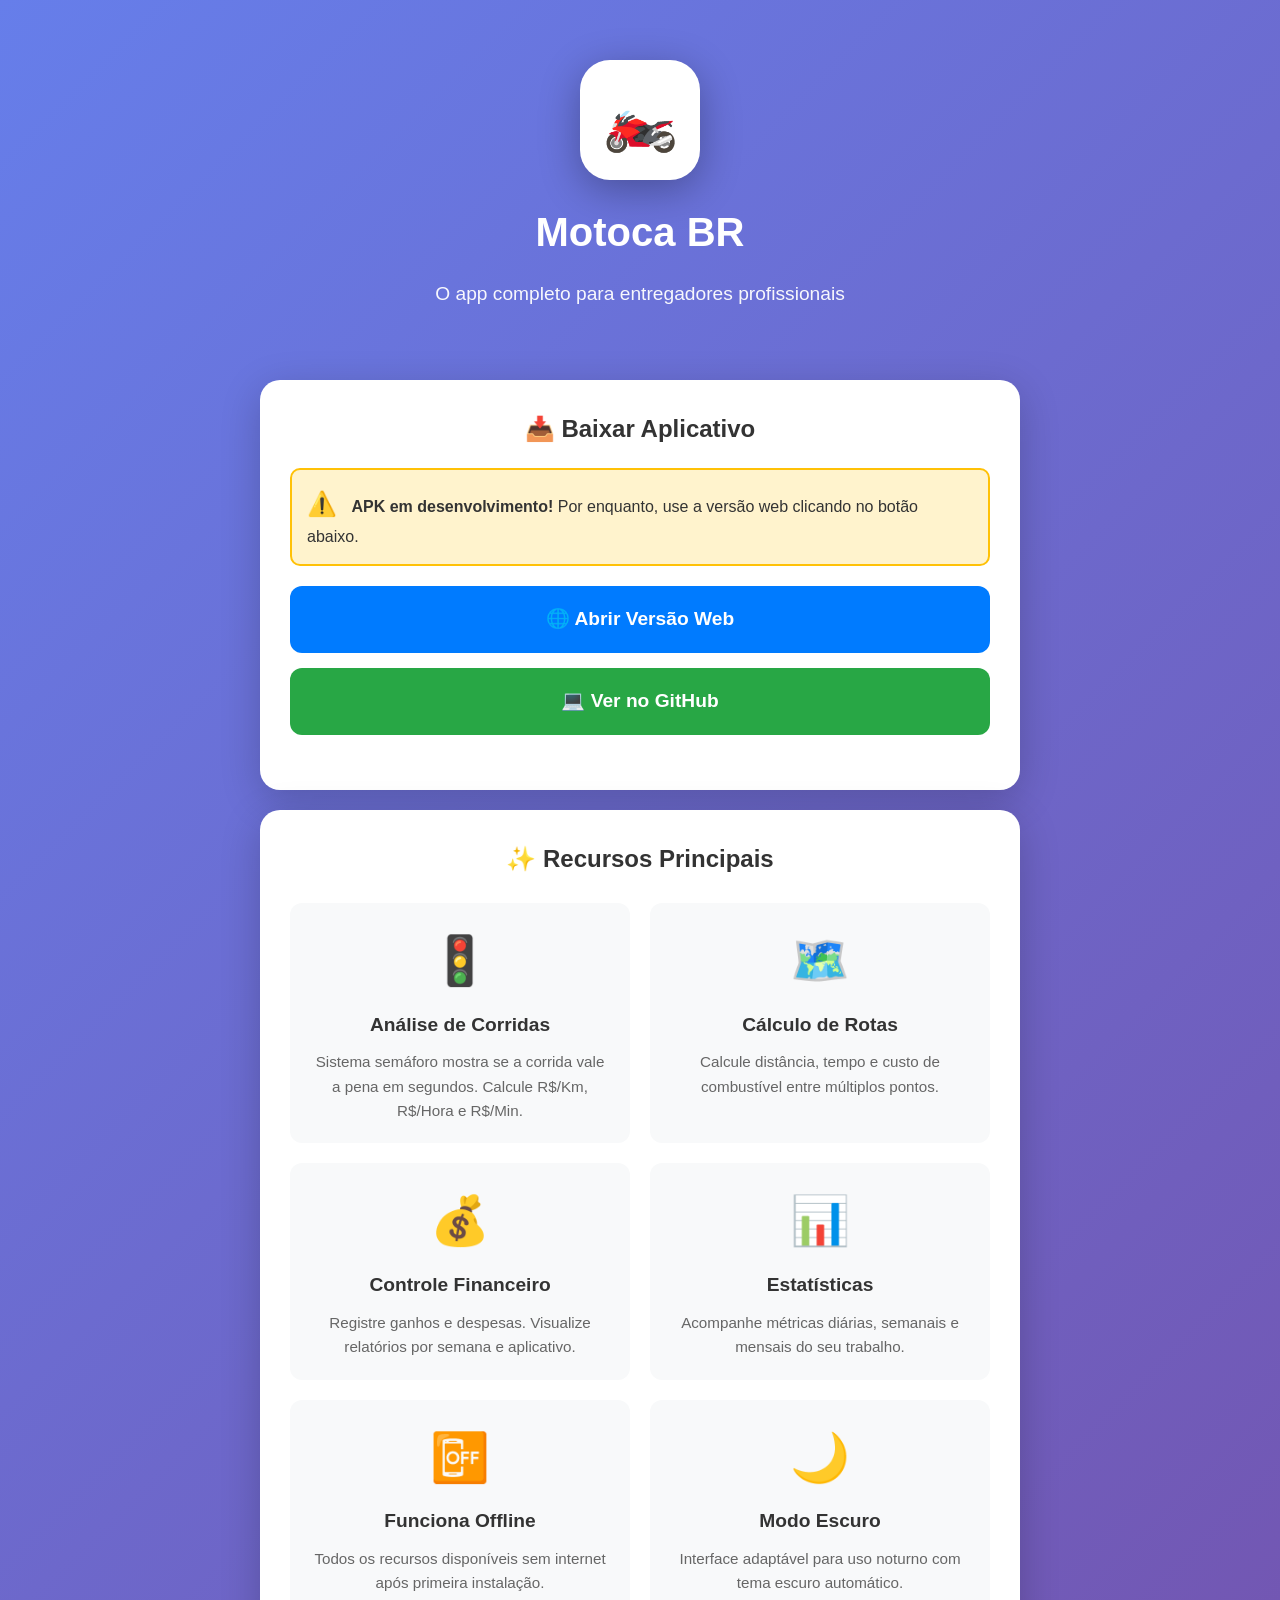
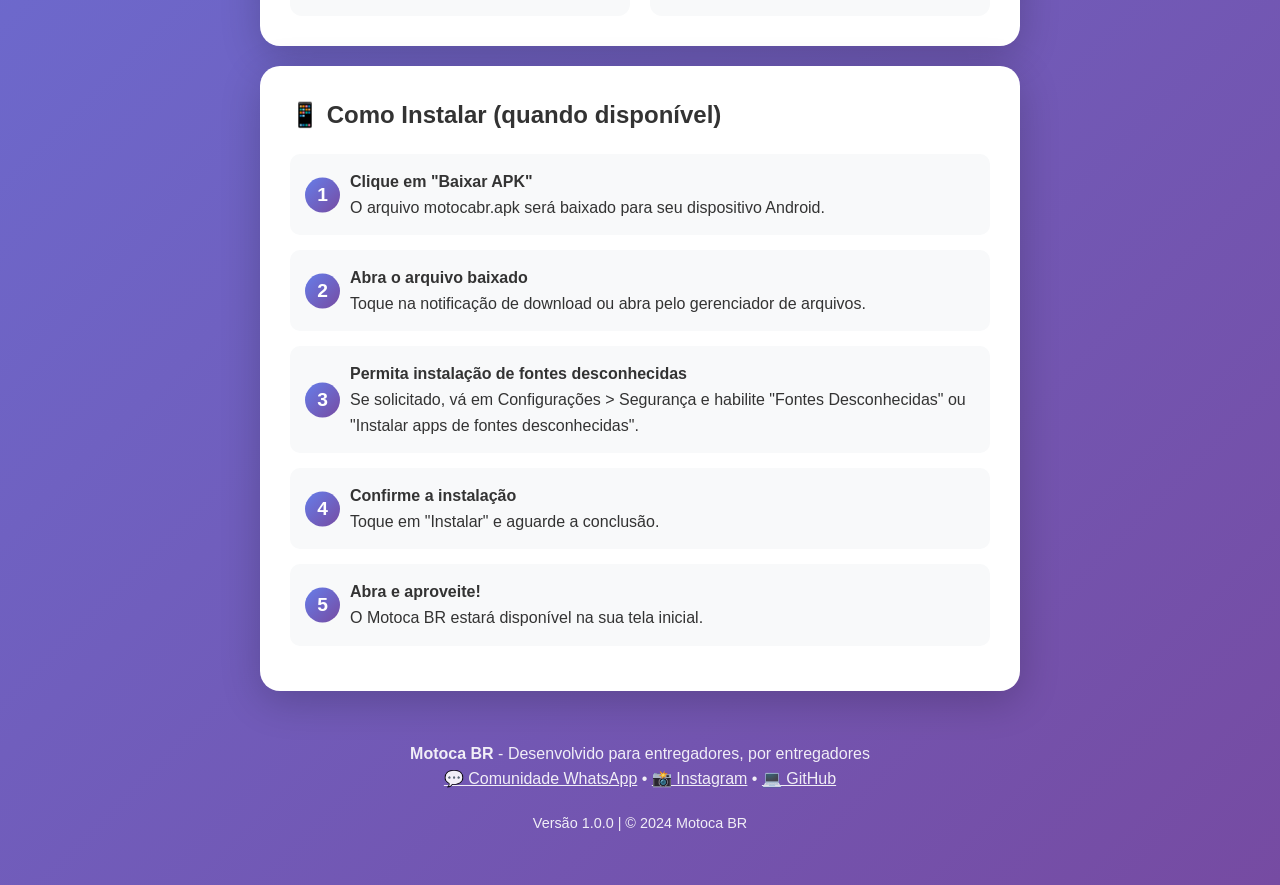
<file: download.html>
<!DOCTYPE html>
<html lang="pt-BR">
<head>
    <meta charset="UTF-8">
    <meta name="viewport" content="width=device-width, initial-scale=1.0">
    <meta name="description" content="Baixe o Motoca BR - Aplicativo completo para entregadores com análise de corridas, cálculo de rotas e controle financeiro.">
    <title>Baixar Motoca BR - App para Entregadores</title>
    <style>
        * {
            margin: 0;
            padding: 0;
            box-sizing: border-box;
        }
        
        body {
            font-family: -apple-system, BlinkMacSystemFont, 'Segoe UI', Roboto, Oxygen, Ubuntu, Cantarell, sans-serif;
            background: linear-gradient(135deg, #667eea 0%, #764ba2 100%);
            color: #333;
            line-height: 1.6;
        }
        
        .container {
            max-width: 800px;
            margin: 0 auto;
            padding: 20px;
        }
        
        .hero {
            text-align: center;
            padding: 40px 20px;
            color: white;
        }
        
        .app-icon {
            width: 120px;
            height: 120px;
            background: white;
            border-radius: 30px;
            margin: 0 auto 20px;
            display: flex;
            align-items: center;
            justify-content: center;
            font-size: 60px;
            box-shadow: 0 10px 40px rgba(0, 0, 0, 0.3);
        }
        
        .hero h1 {
            font-size: 2.5rem;
            margin-bottom: 15px;
            font-weight: bold;
        }
        
        .hero p {
            font-size: 1.2rem;
            margin-bottom: 30px;
            opacity: 0.95;
        }
        
        .download-section {
            background: white;
            border-radius: 20px;
            padding: 30px;
            margin-bottom: 20px;
            box-shadow: 0 10px 40px rgba(0, 0, 0, 0.2);
        }
        
        .download-buttons {
            display: flex;
            flex-direction: column;
            gap: 15px;
            margin-bottom: 25px;
        }
        
        .btn {
            padding: 18px 30px;
            font-size: 1.2rem;
            font-weight: bold;
            border: none;
            border-radius: 12px;
            cursor: pointer;
            text-decoration: none;
            display: flex;
            align-items: center;
            justify-content: center;
            gap: 10px;
            transition: transform 0.2s, box-shadow 0.2s;
        }
        
        .btn:hover {
            transform: translateY(-2px);
            box-shadow: 0 5px 15px rgba(0, 0, 0, 0.2);
        }
        
        .btn-primary {
            background: linear-gradient(135deg, #667eea 0%, #764ba2 100%);
            color: white;
        }
        
        .btn-secondary {
            background: #28a745;
            color: white;
        }
        
        .btn-web {
            background: #007bff;
            color: white;
        }
        
        .features {
            background: white;
            border-radius: 20px;
            padding: 30px;
            margin-bottom: 20px;
            box-shadow: 0 10px 40px rgba(0, 0, 0, 0.2);
        }
        
        .features h2 {
            text-align: center;
            margin-bottom: 25px;
            color: #333;
        }
        
        .feature-grid {
            display: grid;
            grid-template-columns: repeat(auto-fit, minmax(250px, 1fr));
            gap: 20px;
        }
        
        .feature-card {
            padding: 20px;
            background: #f8f9fa;
            border-radius: 12px;
            text-align: center;
        }
        
        .feature-icon {
            font-size: 3rem;
            margin-bottom: 10px;
        }
        
        .feature-card h3 {
            margin-bottom: 10px;
            font-size: 1.2rem;
        }
        
        .feature-card p {
            color: #666;
            font-size: 0.95rem;
        }
        
        .install-guide {
            background: white;
            border-radius: 20px;
            padding: 30px;
            margin-bottom: 20px;
            box-shadow: 0 10px 40px rgba(0, 0, 0, 0.2);
        }
        
        .install-guide h2 {
            margin-bottom: 20px;
            color: #333;
        }
        
        .install-steps {
            counter-reset: step-counter;
        }
        
        .install-step {
            counter-increment: step-counter;
            padding: 15px;
            margin-bottom: 15px;
            background: #f8f9fa;
            border-radius: 10px;
            position: relative;
            padding-left: 60px;
        }
        
        .install-step::before {
            content: counter(step-counter);
            position: absolute;
            left: 15px;
            top: 50%;
            transform: translateY(-50%);
            width: 35px;
            height: 35px;
            background: linear-gradient(135deg, #667eea 0%, #764ba2 100%);
            color: white;
            border-radius: 50%;
            display: flex;
            align-items: center;
            justify-content: center;
            font-weight: bold;
            font-size: 1.2rem;
        }
        
        .alert {
            background: #fff3cd;
            border: 2px solid #ffc107;
            border-radius: 10px;
            padding: 15px;
            margin-bottom: 20px;
        }
        
        .alert-icon {
            font-size: 1.5rem;
            margin-right: 10px;
        }
        
        .footer {
            text-align: center;
            padding: 30px 20px;
            color: white;
            opacity: 0.9;
        }
        
        .footer a {
            color: white;
            text-decoration: underline;
        }
        
        @media (max-width: 600px) {
            .hero h1 {
                font-size: 2rem;
            }
            
            .hero p {
                font-size: 1rem;
            }
            
            .btn {
                font-size: 1rem;
                padding: 15px 25px;
            }
        }
    </style>
</head>
<body>
    <div class="container">
        <div class="hero">
            <div class="app-icon">🏍️</div>
            <h1>Motoca BR</h1>
            <p>O app completo para entregadores profissionais</p>
        </div>
        
        <div class="download-section">
            <h2 style="text-align: center; margin-bottom: 20px;">📥 Baixar Aplicativo</h2>
            
            <div class="alert">
                <span class="alert-icon">⚠️</span>
                <strong>APK em desenvolvimento!</strong> Por enquanto, use a versão web clicando no botão abaixo.
            </div>
            
            <div class="download-buttons">
                <a href="./index.html" class="btn btn-web">
                    🌐 Abrir Versão Web
                </a>
                
                <a href="#" class="btn btn-primary" id="btnDownloadAPK" style="opacity: 0.6; cursor: not-allowed;">
                    📱 Baixar APK (Em breve)
                </a>
                
                <a href="https://github.com/adalbertobi/MotocaBR" class="btn btn-secondary" target="_blank" rel="noopener">
                    💻 Ver no GitHub
                </a>
            </div>
        </div>
        
        <div class="features">
            <h2>✨ Recursos Principais</h2>
            <div class="feature-grid">
                <div class="feature-card">
                    <div class="feature-icon">🚦</div>
                    <h3>Análise de Corridas</h3>
                    <p>Sistema semáforo mostra se a corrida vale a pena em segundos. Calcule R$/Km, R$/Hora e R$/Min.</p>
                </div>
                
                <div class="feature-card">
                    <div class="feature-icon">🗺️</div>
                    <h3>Cálculo de Rotas</h3>
                    <p>Calcule distância, tempo e custo de combustível entre múltiplos pontos.</p>
                </div>
                
                <div class="feature-card">
                    <div class="feature-icon">💰</div>
                    <h3>Controle Financeiro</h3>
                    <p>Registre ganhos e despesas. Visualize relatórios por semana e aplicativo.</p>
                </div>
                
                <div class="feature-card">
                    <div class="feature-icon">📊</div>
                    <h3>Estatísticas</h3>
                    <p>Acompanhe métricas diárias, semanais e mensais do seu trabalho.</p>
                </div>
                
                <div class="feature-card">
                    <div class="feature-icon">📴</div>
                    <h3>Funciona Offline</h3>
                    <p>Todos os recursos disponíveis sem internet após primeira instalação.</p>
                </div>
                
                <div class="feature-card">
                    <div class="feature-icon">🌙</div>
                    <h3>Modo Escuro</h3>
                    <p>Interface adaptável para uso noturno com tema escuro automático.</p>
                </div>
            </div>
        </div>
        
        <div class="install-guide">
            <h2>📱 Como Instalar (quando disponível)</h2>
            
            <div class="install-steps">
                <div class="install-step">
                    <strong>Clique em "Baixar APK"</strong><br>
                    O arquivo motocabr.apk será baixado para seu dispositivo Android.
                </div>
                
                <div class="install-step">
                    <strong>Abra o arquivo baixado</strong><br>
                    Toque na notificação de download ou abra pelo gerenciador de arquivos.
                </div>
                
                <div class="install-step">
                    <strong>Permita instalação de fontes desconhecidas</strong><br>
                    Se solicitado, vá em Configurações > Segurança e habilite "Fontes Desconhecidas" ou "Instalar apps de fontes desconhecidas".
                </div>
                
                <div class="install-step">
                    <strong>Confirme a instalação</strong><br>
                    Toque em "Instalar" e aguarde a conclusão.
                </div>
                
                <div class="install-step">
                    <strong>Abra e aproveite!</strong><br>
                    O Motoca BR estará disponível na sua tela inicial.
                </div>
            </div>
        </div>
        
        <div class="footer">
            <p><strong>Motoca BR</strong> - Desenvolvido para entregadores, por entregadores</p>
            <p>
                <a href="https://chat.whatsapp.com/IbsOuFuyRweCEzLMooCyVD" target="_blank" rel="noopener">💬 Comunidade WhatsApp</a> • 
                <a href="https://www.instagram.com/betomotoquinha/" target="_blank" rel="noopener">📸 Instagram</a> • 
                <a href="https://github.com/adalbertobi/MotocaBR" target="_blank" rel="noopener">💻 GitHub</a>
            </p>
            <p style="margin-top: 20px; font-size: 0.9rem;">
                Versão 1.0.0 | © 2024 Motoca BR
            </p>
        </div>
    </div>
    
    <script>
        // Detectar Android
        const isAndroid = /Android/i.test(navigator.userAgent);
        
        // Desabilitar botão APK se não for Android
        if (!isAndroid) {
            const btnAPK = document.getElementById('btnDownloadAPK');
            btnAPK.style.display = 'none';
        }
        
        // Evento de download (quando estiver disponível)
        document.getElementById('btnDownloadAPK').addEventListener('click', function(e) {
            e.preventDefault();
            alert('O APK está em desenvolvimento. Use a versão web por enquanto! 🌐');
        });
    </script>
</body>
</html>
</file>
